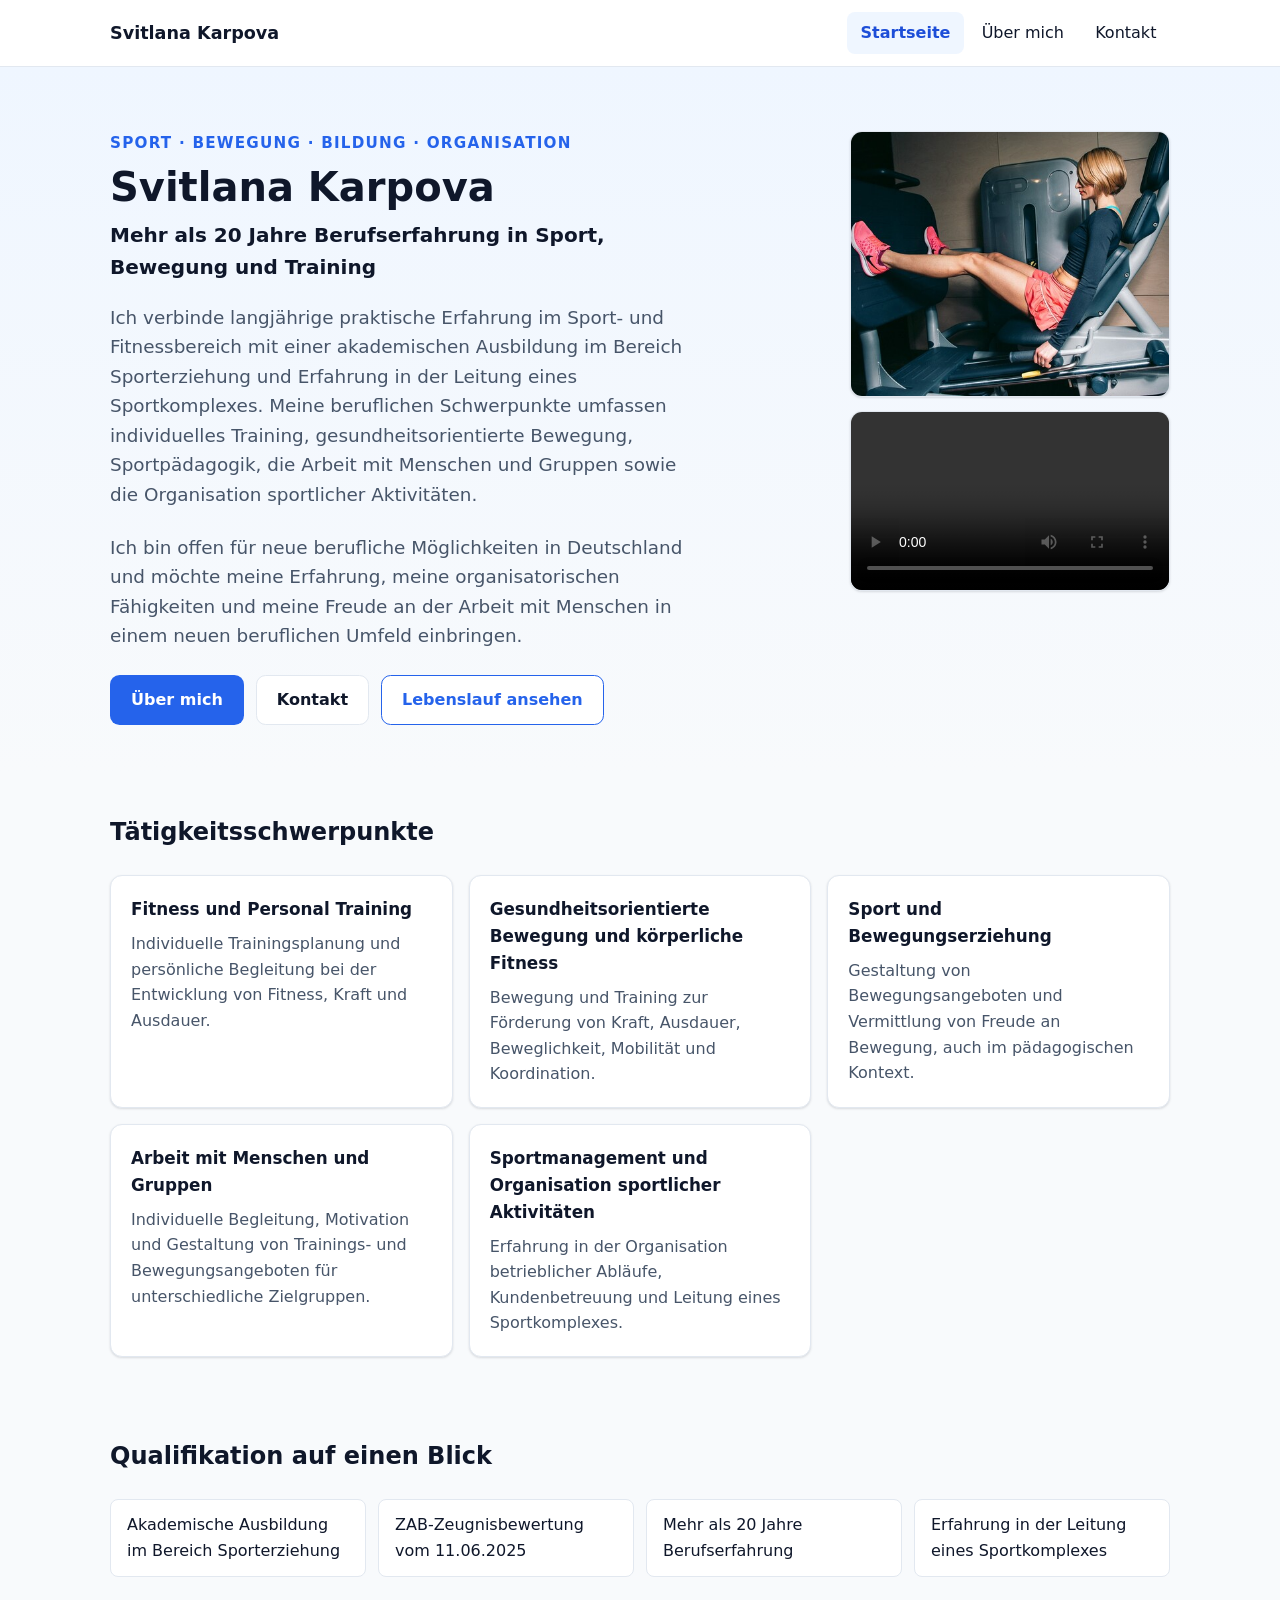
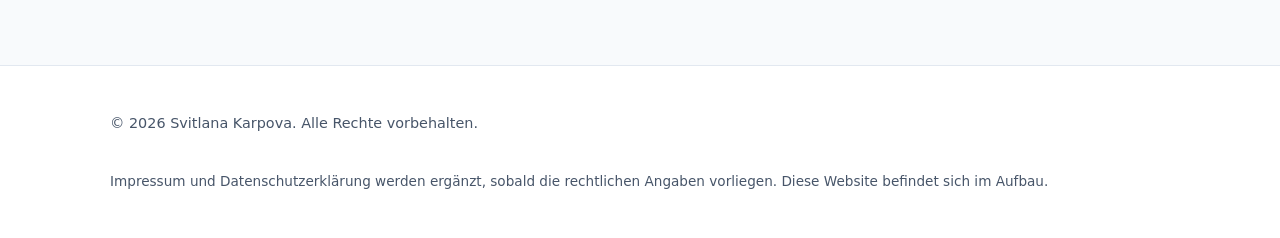
<file: index.html>
<!DOCTYPE html>
<html lang="de">
<head>
  <meta charset="utf-8">
  <meta name="viewport" content="width=device-width, initial-scale=1">
  <title>Svitlana Karpova | Sport, Bewegung, Fitness und Organisation</title>
  <meta name="description" content="Berufliches Profil von Svitlana Karpova: mehr als 20 Jahre Erfahrung in Sport, Bewegung, Fitness, Sportpädagogik und Organisation sportlicher Aktivitäten.">
  <link rel="stylesheet" href="css/styles.css">
</head>
<body>
  <a class="skip-link" href="#main">Zum Hauptinhalt springen</a>

  <header class="site-header">
    <div class="container">
      <nav class="site-nav" aria-label="Hauptnavigation">
        <a class="brand" href="index.html">Svitlana Karpova</a>
        <button class="nav-toggle" type="button" aria-expanded="false" aria-controls="primary-nav" aria-label="Menü öffnen">☰</button>
        <ul id="primary-nav" class="nav-list">
          <li><a href="index.html" aria-current="page">Startseite</a></li>
          <li><a href="ueber-mich.html">Über mich</a></li>
          <li><a href="kontakt.html">Kontakt</a></li>
        </ul>
      </nav>
    </div>
  </header>

  <main id="main">
    <section class="hero">
      <div class="container hero-inner">
        <div class="hero-text">
          <p class="eyebrow">Sport · Bewegung · Bildung · Organisation</p>
          <h1>Svitlana Karpova</h1>
          <p class="slogan">Mehr als 20 Jahre Berufserfahrung in Sport, Bewegung und Training</p>
          <p class="lead">
            Ich verbinde langjährige praktische Erfahrung im Sport- und Fitnessbereich mit einer akademischen Ausbildung im Bereich Sporterziehung und Erfahrung in der Leitung eines Sportkomplexes. Meine beruflichen Schwerpunkte umfassen individuelles Training, gesundheitsorientierte Bewegung, Sportpädagogik, die Arbeit mit Menschen und Gruppen sowie die Organisation sportlicher Aktivitäten.
          </p>
          <p class="lead">
            Ich bin offen für neue berufliche Möglichkeiten in Deutschland und möchte meine Erfahrung, meine organisatorischen Fähigkeiten und meine Freude an der Arbeit mit Menschen in einem neuen beruflichen Umfeld einbringen.
          </p>
          <div class="hero-actions">
            <a class="btn btn-primary" href="ueber-mich.html">Über mich</a>
            <a class="btn btn-secondary" href="kontakt.html">Kontakt</a>
            <a class="btn btn-accent" href="assets/docs/lebenslauf-svitlana-karpova-oeffentlich.pdf" target="_blank" rel="noopener noreferrer">Lebenslauf ansehen</a>
          </div>
        </div>
        <div class="hero-media">
          <figure class="hero-photo">
            <img src="assets/img/svitlana-karpova-portrait.jpg"
                 alt="Porträt von Svitlana Karpova"
                 width="480" height="400" decoding="async">
          </figure>
          <div class="hero-video">
            <video controls preload="metadata" playsinline
                   width="480" height="270"
                   aria-label="Video von Svitlana Karpova">
              <source src="assets/video/svitlana-karpova.mp4" type="video/mp4">
              Ihr Browser kann dieses Video nicht abspielen.
            </video>
          </div>
        </div>
      </div>
    </section>

    <section class="content-section" aria-labelledby="schwerpunkte-heading">
      <div class="container">
        <h2 id="schwerpunkte-heading">Tätigkeitsschwerpunkte</h2>
        <ul class="focus-grid">
          <li class="focus-card">
            <h3>Fitness und Personal Training</h3>
            <p>Individuelle Trainingsplanung und persönliche Begleitung bei der Entwicklung von Fitness, Kraft und Ausdauer.</p>
          </li>
          <li class="focus-card">
            <h3>Gesundheitsorientierte Bewegung und körperliche Fitness</h3>
            <p>Bewegung und Training zur Förderung von Kraft, Ausdauer, Beweglichkeit, Mobilität und Koordination.</p>
          </li>
          <li class="focus-card">
            <h3>Sport und Bewegungserziehung</h3>
            <p>Gestaltung von Bewegungsangeboten und Vermittlung von Freude an Bewegung, auch im pädagogischen Kontext.</p>
          </li>
          <li class="focus-card">
            <h3>Arbeit mit Menschen und Gruppen</h3>
            <p>Individuelle Begleitung, Motivation und Gestaltung von Trainings- und Bewegungsangeboten für unterschiedliche Zielgruppen.</p>
          </li>
          <li class="focus-card">
            <h3>Sportmanagement und Organisation sportlicher Aktivitäten</h3>
            <p>Erfahrung in der Organisation betrieblicher Abläufe, Kundenbetreuung und Leitung eines Sportkomplexes.</p>
          </li>
        </ul>
      </div>
    </section>

    <section class="content-section" aria-labelledby="qualifikation-heading">
      <div class="container">
        <h2 id="qualifikation-heading">Qualifikation auf einen Blick</h2>
        <ul class="facts-list">
          <li>Akademische Ausbildung im Bereich Sporterziehung</li>
          <li>ZAB-Zeugnisbewertung vom 11.06.2025</li>
          <li>Mehr als 20 Jahre Berufserfahrung</li>
          <li>Erfahrung in der Leitung eines Sportkomplexes</li>
        </ul>
      </div>
    </section>
  </main>

  <footer class="site-footer">
    <div class="container footer-inner">
      <p>© <span id="year">2026</span> Svitlana Karpova. Alle Rechte vorbehalten.</p>
      <p class="footer-note">Impressum und Datenschutzerklärung werden ergänzt, sobald die rechtlichen Angaben vorliegen. Diese Website befindet sich im Aufbau.</p>
    </div>
  </footer>

  <script src="js/main.js" defer></script>
</body>
</html>
</file>
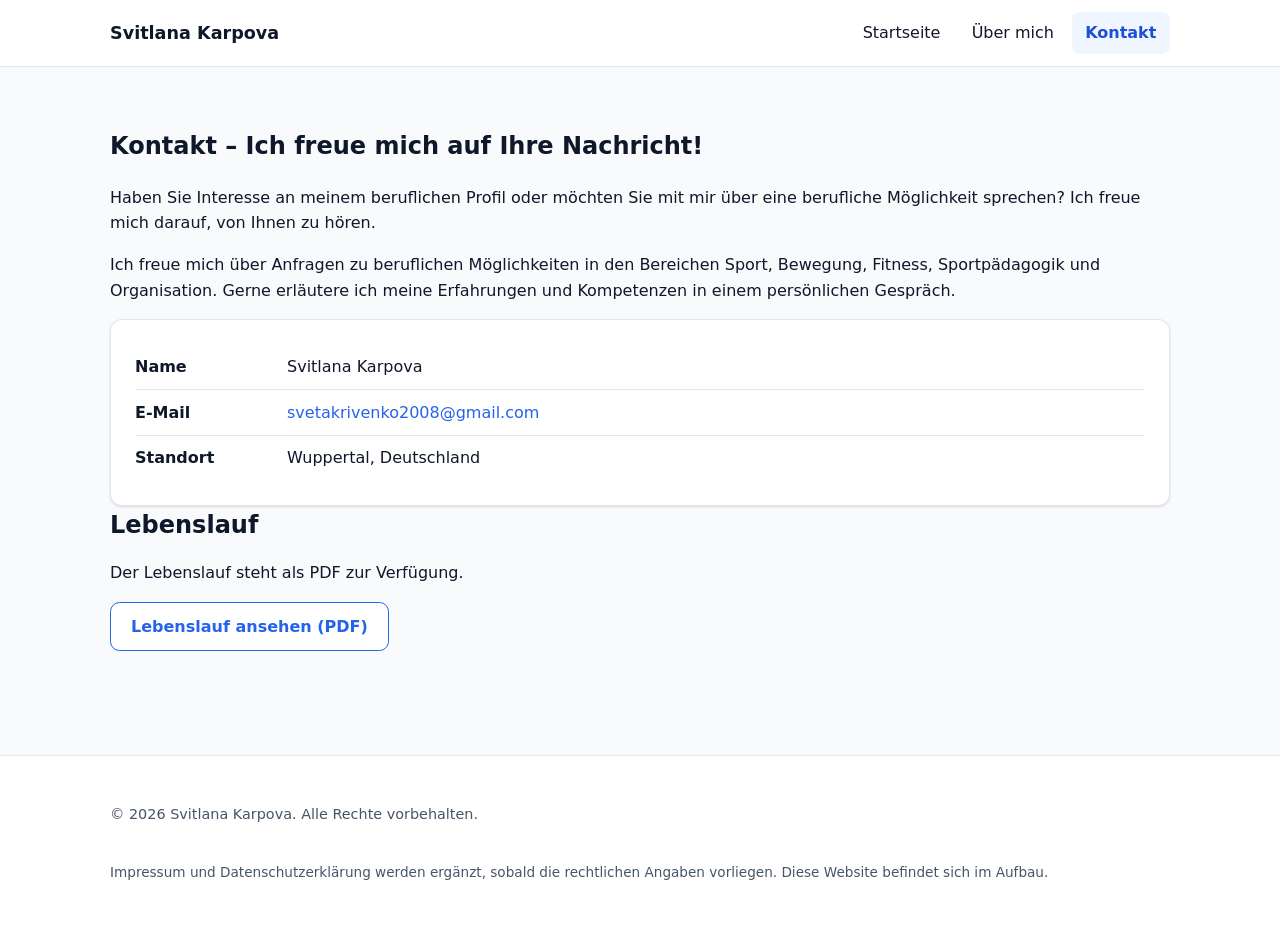
<file: kontakt.html>
<!DOCTYPE html>
<html lang="de">
<head>
  <meta charset="utf-8">
  <meta name="viewport" content="width=device-width, initial-scale=1">
  <title>Kontakt | Svitlana Karpova – Sport, Bewegung und Organisation</title>
  <meta name="description" content="Kontakt zu Svitlana Karpova für berufliche Möglichkeiten in Sport, Bewegung, Fitness, Sportpädagogik und Organisation.">
  <link rel="stylesheet" href="css/styles.css">
</head>
<body>
  <a class="skip-link" href="#main">Zum Hauptinhalt springen</a>

  <header class="site-header">
    <div class="container">
      <nav class="site-nav" aria-label="Hauptnavigation">
        <a class="brand" href="index.html">Svitlana Karpova</a>
        <button class="nav-toggle" type="button" aria-expanded="false" aria-controls="primary-nav" aria-label="Menü öffnen">☰</button>
        <ul id="primary-nav" class="nav-list">
          <li><a href="index.html">Startseite</a></li>
          <li><a href="ueber-mich.html">Über mich</a></li>
          <li><a href="kontakt.html" aria-current="page">Kontakt</a></li>
        </ul>
      </nav>
    </div>
  </header>

  <main id="main">
    <section class="content-section">
      <div class="container">
        <h1>Kontakt – Ich freue mich auf Ihre Nachricht!</h1>
        <p>Haben Sie Interesse an meinem beruflichen Profil oder möchten Sie mit mir über eine berufliche Möglichkeit sprechen? Ich freue mich darauf, von Ihnen zu hören.</p>
        <p>Ich freue mich über Anfragen zu beruflichen Möglichkeiten in den Bereichen Sport, Bewegung, Fitness, Sportpädagogik und Organisation. Gerne erläutere ich meine Erfahrungen und Kompetenzen in einem persönlichen Gespräch.</p>

        <div class="card">
          <ul class="contact-list">
            <li><span class="label">Name</span><span>Svitlana Karpova</span></li>
            <li><span class="label">E-Mail</span><a href="mailto:svetakrivenko2008@gmail.com">svetakrivenko2008@gmail.com</a></li>
            <li><span class="label">Standort</span><span>Wuppertal, Deutschland</span></li>
          </ul>
        </div>

        <h2>Lebenslauf</h2>
        <p>Der Lebenslauf steht als PDF zur Verfügung.</p>
        <p>
          <a class="btn btn-accent" href="assets/docs/lebenslauf-svitlana-karpova-oeffentlich.pdf" target="_blank" rel="noopener noreferrer">Lebenslauf ansehen (PDF)</a>
        </p>
      </div>
    </section>
  </main>

  <footer class="site-footer">
    <div class="container footer-inner">
      <p>© <span id="year">2026</span> Svitlana Karpova. Alle Rechte vorbehalten.</p>
      <p class="footer-note">Impressum und Datenschutzerklärung werden ergänzt, sobald die rechtlichen Angaben vorliegen. Diese Website befindet sich im Aufbau.</p>
    </div>
  </footer>

  <script src="js/main.js" defer></script>
</body>
</html>
</file>
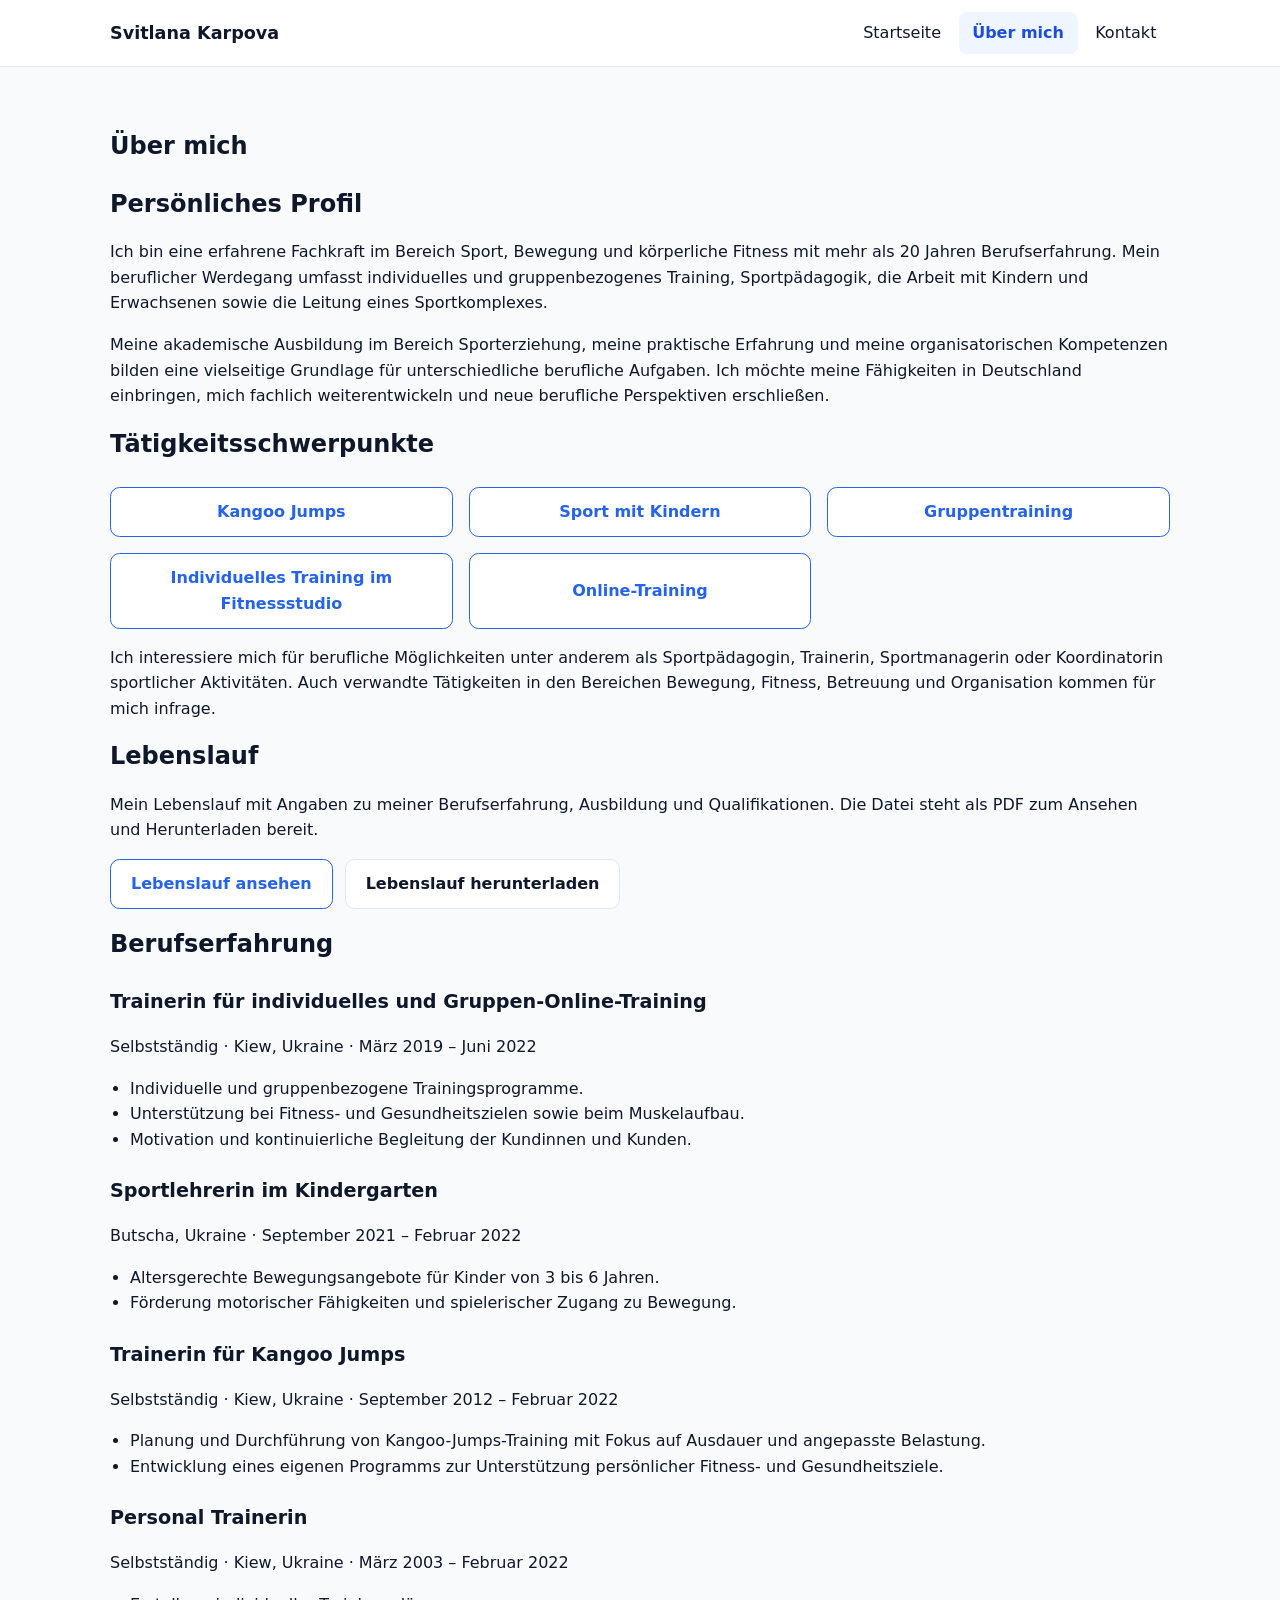
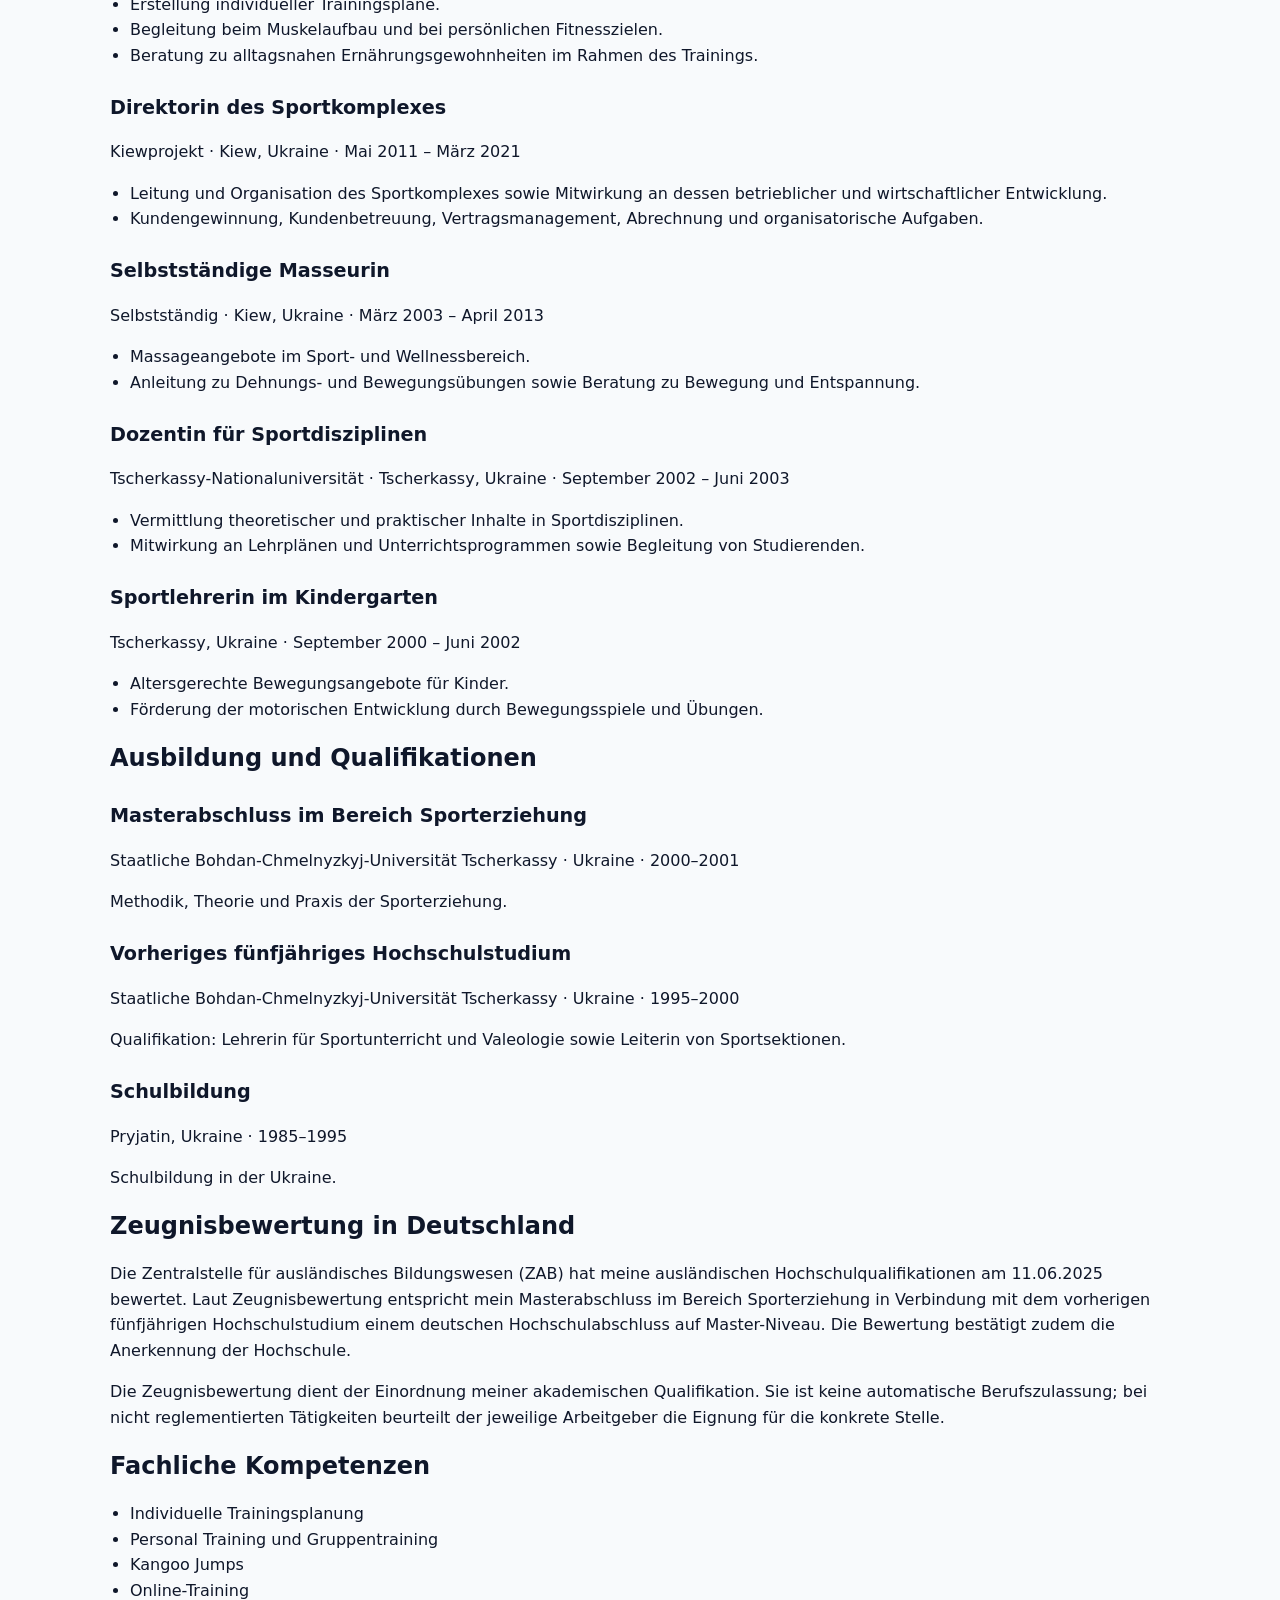
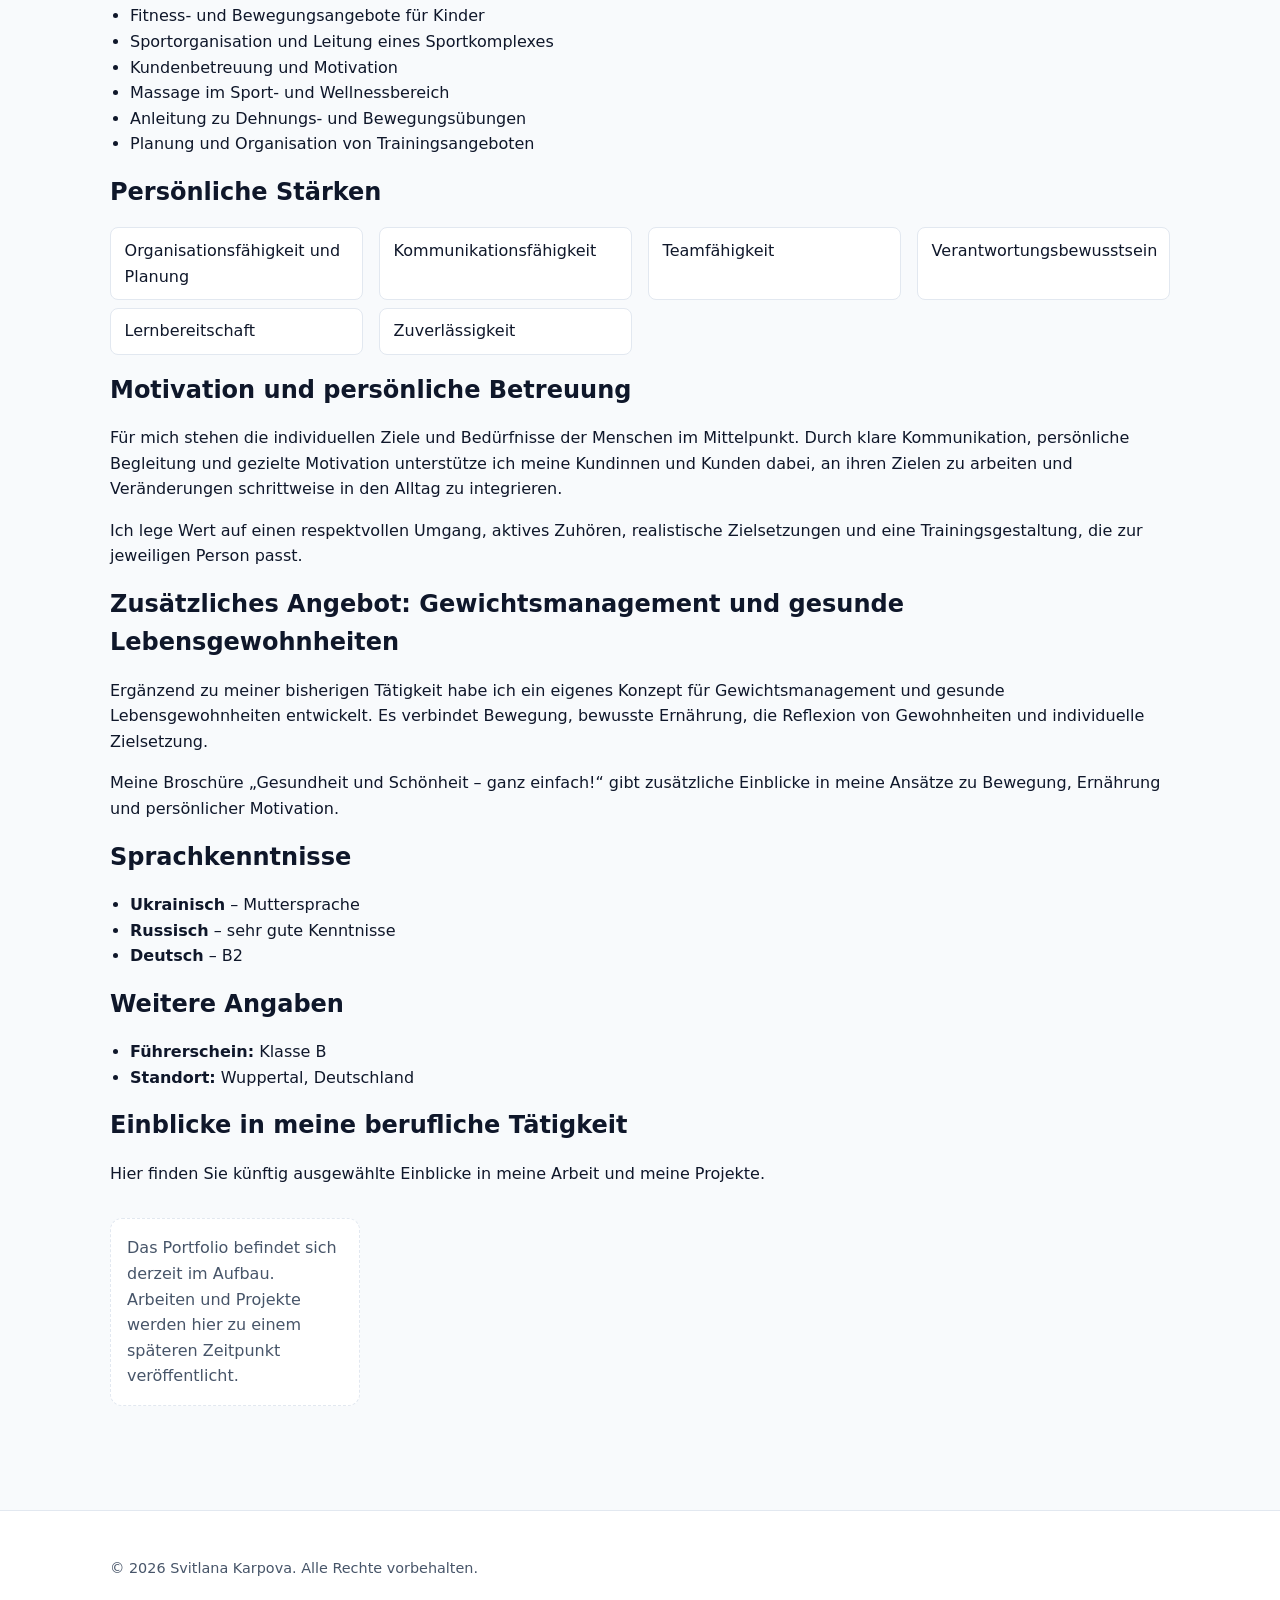
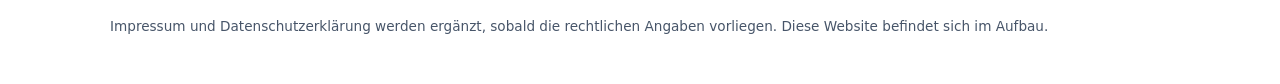
<file: ueber-mich.html>
<!DOCTYPE html>
<html lang="de">
<head>
  <meta charset="utf-8">
  <meta name="viewport" content="width=device-width, initial-scale=1">
  <title>Über mich | Svitlana Karpova – Sport, Bewegung und Organisation</title>
  <meta name="description" content="Berufserfahrung, Ausbildung und Qualifikationen von Svitlana Karpova: Sport, Bewegung, Fitness, Sportpädagogik, Leitung eines Sportkomplexes und ZAB-Zeugnisbewertung.">
  <link rel="stylesheet" href="css/styles.css">
</head>
<body>
  <a class="skip-link" href="#main">Zum Hauptinhalt springen</a>

  <header class="site-header">
    <div class="container">
      <nav class="site-nav" aria-label="Hauptnavigation">
        <a class="brand" href="index.html">Svitlana Karpova</a>
        <button class="nav-toggle" type="button" aria-expanded="false" aria-controls="primary-nav" aria-label="Menü öffnen">☰</button>
        <ul id="primary-nav" class="nav-list">
          <li><a href="index.html">Startseite</a></li>
          <li><a href="ueber-mich.html" aria-current="page">Über mich</a></li>
          <li><a href="kontakt.html">Kontakt</a></li>
        </ul>
      </nav>
    </div>
  </header>

  <main id="main">
    <section class="content-section">
      <div class="container">
        <h1>Über mich</h1>

        <section aria-labelledby="profil-heading">
          <h2 id="profil-heading">Persönliches Profil</h2>
          <p>Ich bin eine erfahrene Fachkraft im Bereich Sport, Bewegung und körperliche Fitness mit mehr als 20 Jahren Berufserfahrung. Mein beruflicher Werdegang umfasst individuelles und gruppenbezogenes Training, Sportpädagogik, die Arbeit mit Kindern und Erwachsenen sowie die Leitung eines Sportkomplexes.</p>
          <p>Meine akademische Ausbildung im Bereich Sporterziehung, meine praktische Erfahrung und meine organisatorischen Kompetenzen bilden eine vielseitige Grundlage für unterschiedliche berufliche Aufgaben. Ich möchte meine Fähigkeiten in Deutschland einbringen, mich fachlich weiterentwickeln und neue berufliche Perspektiven erschließen.</p>
        </section>

        <section aria-labelledby="schwerpunkte-heading">
          <h2 id="schwerpunkte-heading">Tätigkeitsschwerpunkte</h2>

          <ul class="focus-actions">
            <li>
              <button class="btn btn-accent focus-toggle" type="button" id="focus-toggle-kangoo"
                      aria-expanded="false" aria-controls="focus-panel-kangoo">Kangoo Jumps</button>
            </li>
            <li>
              <button class="btn btn-accent focus-toggle" type="button" id="focus-toggle-kinder"
                      aria-expanded="false" aria-controls="focus-panel-kinder">Sport mit Kindern</button>
            </li>
            <li>
              <button class="btn btn-accent focus-toggle" type="button" id="focus-toggle-gruppe"
                      aria-expanded="false" aria-controls="focus-panel-gruppe">Gruppentraining</button>
            </li>
            <li>
              <button class="btn btn-accent focus-toggle" type="button" id="focus-toggle-individual"
                      aria-expanded="false" aria-controls="focus-panel-individual">Individuelles Training im Fitnessstudio</button>
            </li>
            <li>
              <button class="btn btn-accent focus-toggle" type="button" id="focus-toggle-online"
                      aria-expanded="false" aria-controls="focus-panel-online">Online-Training</button>
            </li>
          </ul>

          <div class="focus-panels">
            <div class="focus-panel" id="focus-panel-kangoo" role="region" aria-labelledby="focus-toggle-kangoo">
              <div class="focus-panel-clip">
                <div class="focus-panel-inner">
                  <h3>Kangoo Jumps – Ganzheitliches Fitness- und Abnehmkonzept</h3>
                  <p>Ich entwickelte und leitete ein eigenes 90-minütiges Gruppentrainingskonzept, das Kangoo Jumps, funktionelles Fitnesstraining, Dehnung, Mobilisation und Entspannung miteinander verband. Dabei begleitete und motivierte ich die Teilnehmerinnen nicht nur während des Trainings, sondern unterstützte sie auch dabei, einen aktiven und gesundheitsbewussten Lebensstil zu entwickeln.</p>

                  <h4>Aufbau einer Trainingseinheit (90 Minuten)</h4>

                  <h5>1. Kangoo Jumps – 60 Minuten</h5>
                  <p>Dynamisches Ausdauertraining mit speziellen Kangoo-Jumps-Schuhen zur Förderung der Ausdauer, des Kalorienverbrauchs und der allgemeinen Fitness.</p>

                  <h5>2. Funktionelles Fitnesstraining – ca. 15–20 Minuten</h5>
                  <p>Ergänzende Übungen auf der Matte mit dem eigenen Körpergewicht.</p>
                  <p>Schwerpunkte:</p>
                  <ul>
                    <li>Kräftigung der Bauch- und Gesäßmuskulatur</li>
                    <li>Übungen für Arme und Oberkörper</li>
                    <li>Liegestütze und verschiedene Ganzkörperübungen</li>
                    <li>Förderung von Körperspannung und Stabilität</li>
                  </ul>

                  <h5>3. Ganzheitliches Dehnungs- und Mobilisationstraining</h5>
                  <p>Ein wichtiger Bestandteil meines Konzepts war ein gezieltes Dehnungs- und Mobilisationstraining. Es diente dazu, die Muskulatur zu dehnen, die Beweglichkeit zu verbessern und den Körper nach der intensiven Belastung auszugleichen.</p>
                  <p>Besondere Aufmerksamkeit galt den Muskelgruppen und Gelenken, die im Alltag, insbesondere bei überwiegend sitzender Tätigkeit, häufig zu wenig bewegt werden.</p>
                  <p>Schwerpunkte waren:</p>
                  <ul>
                    <li>Dehnung der Nacken-, Schulter-, Arm- und Rückenmuskulatur</li>
                    <li>Mobilisation der Gelenke und Förderung ihrer Beweglichkeit</li>
                    <li>Verbesserung der allgemeinen Beweglichkeit und Körperhaltung</li>
                    <li>Aktivierung der Durchblutung durch Bewegung und Muskelarbeit</li>
                    <li>Ausgleich einseitiger Belastungen und Bewegungsmangel im Alltag</li>
                  </ul>
                  <p>Die Dehnungsübungen ergänzten das Ausdauer- und Fitnesstraining und unterstützten das körperliche Wohlbefinden sowie einen aktiven Lebensstil.</p>

                  <h5>4. Entspannung und Regeneration</h5>
                  <p>Zum Abschluss folgte eine kurze Entspannungsphase mit ruhiger Musik und bewusster Konzentration auf den eigenen Körper. Sie half den Teilnehmerinnen, nach der intensiven Trainingseinheit zur Ruhe zu kommen, die Anspannung abzubauen und das Training entspannt ausklingen zu lassen.</p>

                  <h4>Ganzheitliche Begleitung der Teilnehmerinnen</h4>
                  <p>Mein Konzept umfasste weit mehr als die eigentlichen Trainingseinheiten. Ich legte großen Wert auf die persönliche Begleitung, Motivation und Unterstützung der Frauen.</p>
                  <p>Dazu gehörten:</p>
                  <ul>
                    <li>Motivation zu einer bewussten und ausgewogenen Ernährung</li>
                    <li>Vermittlung grundlegender gesunder Ernährungsgewohnheiten</li>
                    <li>Anleitung zu einfachen Selbstmassagetechniken</li>
                    <li>Persönliche Unterstützung und Motivation innerhalb der Gruppe</li>
                    <li>Förderung eines positiven Körpergefühls und eines aktiven Lebensstils</li>
                    <li>Gemeinsame Saunabesuche als ergänzendes Wellnessangebot</li>
                  </ul>
                  <p>Ziel meines Konzepts war es, die Teilnehmerinnen auf ihrem Weg zu mehr Fitness, Wohlbefinden und einem gesünderen Lebensstil zu begleiten und sie bei der Gewichtsreduktion zu unterstützen.</p>
                </div>
              </div>
            </div>
            <div class="focus-panel" id="focus-panel-kinder" role="region" aria-labelledby="focus-toggle-kinder">
              <div class="focus-panel-clip">
                <div class="focus-panel-inner">
                  <h3>Bewegungstraining für Kinder – Spielerische Förderung der motorischen Entwicklung</h3>
                  <p>Ich führte Bewegungs- und Sportstunden in öffentlichen und privaten Kindergärten für zwei Altersgruppen durch:</p>
                  <ul>
                    <li>Kinder im Alter von 3–4 Jahren</li>
                    <li>Kinder im Alter von 5–6 Jahren</li>
                  </ul>
                  <p>Jede Trainingseinheit dauerte 45 Minuten und wurde altersgerecht und abwechslungsreich gestaltet. Im Mittelpunkt stand die spielerische Förderung der motorischen Entwicklung und der Freude an Bewegung.</p>
                  <p>Die Kinder wurden durch vielfältige Bewegungsübungen und Spiele gefördert. Dazu gehörten insbesondere:</p>
                  <ul>
                    <li>Entwicklung der Grundbewegungsformen wie Springen, Laufen und Balancieren</li>
                    <li>Förderung von Koordination, Gleichgewicht und Körperkontrolle</li>
                    <li>Spielerische Übungen mit Bällen und gezieltes Werfen auf verschiedene Ziele</li>
                    <li>Altersgerechte Kräftigungsübungen mit dem eigenen Körpergewicht</li>
                    <li>Bewegungsspiele zur Förderung von Reaktion, Aufmerksamkeit und Konzentration</li>
                  </ul>
                  <p>Dabei achtete ich auf eine abwechslungsreiche Gestaltung der Stunden, die den unterschiedlichen Entwicklungsständen der Kinder gerecht wurde.</p>
                  <p>Mein Ziel war es, die natürliche Bewegungsfreude der Kinder zu fördern, ihre motorischen Fähigkeiten spielerisch weiterzuentwickeln und ihnen positive Erfahrungen mit Bewegung und gemeinschaftlichem Sport zu vermitteln.</p>
                </div>
              </div>
            </div>
            <div class="focus-panel" id="focus-panel-gruppe" role="region" aria-labelledby="focus-toggle-gruppe">
              <div class="focus-panel-clip">
                <div class="focus-panel-inner">
                  <p>Gemeinsames Training in der Gruppe mit unterschiedlichen Übungen.</p>
                </div>
              </div>
            </div>
            <div class="focus-panel" id="focus-panel-individual" role="region" aria-labelledby="focus-toggle-individual">
              <div class="focus-panel-clip">
                <div class="focus-panel-inner">
                  <h3>Fitnesstraining im Fitnessstudio – Individuelle Trainingskonzepte</h3>
                  <p>Im Fitnessstudio entwickelte und betreute ich vier unterschiedliche Trainingsrichtungen, die auf die jeweiligen Ziele und Bedürfnisse der Teilnehmer abgestimmt waren:</p>
                  <ol>
                    <li>Muskelaufbau für Männer</li>
                    <li>Gewichtsreduktion für Männer</li>
                    <li>Muskelaufbau für Frauen</li>
                    <li>Gewichtsreduktion für Frauen</li>
                  </ol>
                  <p>Für jede dieser vier Trainingsrichtungen entwickelte ich ein eigenes Trainingskonzept. Dabei berücksichtigte ich die unterschiedlichen Trainingsziele und erstellte individuelle Trainingspläne, die auf die jeweiligen Bedürfnisse und körperlichen Voraussetzungen der Teilnehmer abgestimmt waren.</p>
                  <p>Mein Ansatz ging dabei weit über das reine Training an den Geräten hinaus. Ich begleitete und motivierte die Teilnehmer persönlich und unterstützte sie dabei, langfristig gesunde Gewohnheiten zu entwickeln.</p>
                  <p>Die ganzheitliche Betreuung umfasste:</p>
                  <ul>
                    <li>Erstellung individueller Trainingsprogramme und Trainingspläne</li>
                    <li>Anleitung und Betreuung während der Trainingseinheiten</li>
                    <li>Regelmäßige Motivation und persönliche Unterstützung</li>
                    <li>Beratung zu einer ausgewogenen und bewussten Ernährung</li>
                    <li>Vermittlung gesunder Ernährungsgewohnheiten</li>
                    <li>Unterstützung beim Aufbau eines aktiven und gesundheitsbewussten Lebensstils</li>
                    <li>Förderung von Selbstdisziplin, Ausdauer und langfristiger Motivation</li>
                  </ul>
                  <p>Mein Ziel war es, nicht nur kurzfristige Trainingserfolge zu erzielen, sondern die Teilnehmer dabei zu unterstützen, ihre persönlichen Fitnessziele zu erreichen und dauerhaft einen gesunden und aktiven Lebensstil zu entwickeln.</p>
                </div>
              </div>
            </div>
            <div class="focus-panel" id="focus-panel-online" role="region" aria-labelledby="focus-toggle-online">
              <div class="focus-panel-clip">
                <div class="focus-panel-inner">
                  <p>Trainingsangebote und Anleitung über digitale Medien.</p>
                </div>
              </div>
            </div>
          </div>

          <div class="focus-back">
            <button class="btn btn-secondary focus-back-btn" type="button">Zurück</button>
          </div>

          <p>Ich interessiere mich für berufliche Möglichkeiten unter anderem als Sportpädagogin, Trainerin, Sportmanagerin oder Koordinatorin sportlicher Aktivitäten. Auch verwandte Tätigkeiten in den Bereichen Bewegung, Fitness, Betreuung und Organisation kommen für mich infrage.</p>
        </section>

        <section aria-labelledby="lebenslauf-heading">
          <h2 id="lebenslauf-heading">Lebenslauf</h2>
          <p>Mein Lebenslauf mit Angaben zu meiner Berufserfahrung, Ausbildung und Qualifikationen. Die Datei steht als PDF zum Ansehen und Herunterladen bereit.</p>
          <div class="actions">
            <a class="btn btn-accent" href="assets/docs/lebenslauf-svitlana-karpova-oeffentlich.pdf" target="_blank" rel="noopener noreferrer">Lebenslauf ansehen</a>
            <a class="btn btn-secondary" href="assets/docs/lebenslauf-svitlana-karpova-oeffentlich.pdf" download="Lebenslauf-Svitlana-Karpova.pdf">Lebenslauf herunterladen</a>
          </div>
        </section>

        <section aria-labelledby="erfahrung-heading">
          <h2 id="erfahrung-heading">Berufserfahrung</h2>

          <article>
            <h3>Trainerin für individuelles und Gruppen-Online-Training</h3>
            <p>Selbstständig · Kiew, Ukraine · März 2019 – Juni 2022</p>
            <ul class="clean">
              <li>Individuelle und gruppenbezogene Trainingsprogramme.</li>
              <li>Unterstützung bei Fitness- und Gesundheitszielen sowie beim Muskelaufbau.</li>
              <li>Motivation und kontinuierliche Begleitung der Kundinnen und Kunden.</li>
            </ul>
          </article>

          <article>
            <h3>Sportlehrerin im Kindergarten</h3>
            <p>Butscha, Ukraine · September 2021 – Februar 2022</p>
            <ul class="clean">
              <li>Altersgerechte Bewegungsangebote für Kinder von 3 bis 6 Jahren.</li>
              <li>Förderung motorischer Fähigkeiten und spielerischer Zugang zu Bewegung.</li>
            </ul>
          </article>

          <article>
            <h3>Trainerin für Kangoo Jumps</h3>
            <p>Selbstständig · Kiew, Ukraine · September 2012 – Februar 2022</p>
            <ul class="clean">
              <li>Planung und Durchführung von Kangoo-Jumps-Training mit Fokus auf Ausdauer und angepasste Belastung.</li>
              <li>Entwicklung eines eigenen Programms zur Unterstützung persönlicher Fitness- und Gesundheitsziele.</li>
            </ul>
          </article>

          <article>
            <h3>Personal Trainerin</h3>
            <p>Selbstständig · Kiew, Ukraine · März 2003 – Februar 2022</p>
            <ul class="clean">
              <li>Erstellung individueller Trainingspläne.</li>
              <li>Begleitung beim Muskelaufbau und bei persönlichen Fitnesszielen.</li>
              <li>Beratung zu alltagsnahen Ernährungsgewohnheiten im Rahmen des Trainings.</li>
            </ul>
          </article>

          <article>
            <h3>Direktorin des Sportkomplexes</h3>
            <p>Kiewprojekt · Kiew, Ukraine · Mai 2011 – März 2021</p>
            <ul class="clean">
              <li>Leitung und Organisation des Sportkomplexes sowie Mitwirkung an dessen betrieblicher und wirtschaftlicher Entwicklung.</li>
              <li>Kundengewinnung, Kundenbetreuung, Vertragsmanagement, Abrechnung und organisatorische Aufgaben.</li>
            </ul>
          </article>

          <article>
            <h3>Selbstständige Masseurin</h3>
            <p>Selbstständig · Kiew, Ukraine · März 2003 – April 2013</p>
            <ul class="clean">
              <li>Massageangebote im Sport- und Wellnessbereich.</li>
              <li>Anleitung zu Dehnungs- und Bewegungsübungen sowie Beratung zu Bewegung und Entspannung.</li>
            </ul>
          </article>

          <article>
            <h3>Dozentin für Sportdisziplinen</h3>
            <p>Tscherkassy-Nationaluniversität · Tscherkassy, Ukraine · September 2002 – Juni 2003</p>
            <ul class="clean">
              <li>Vermittlung theoretischer und praktischer Inhalte in Sportdisziplinen.</li>
              <li>Mitwirkung an Lehrplänen und Unterrichtsprogrammen sowie Begleitung von Studierenden.</li>
            </ul>
          </article>

          <article>
            <h3>Sportlehrerin im Kindergarten</h3>
            <p>Tscherkassy, Ukraine · September 2000 – Juni 2002</p>
            <ul class="clean">
              <li>Altersgerechte Bewegungsangebote für Kinder.</li>
              <li>Förderung der motorischen Entwicklung durch Bewegungsspiele und Übungen.</li>
            </ul>
          </article>
        </section>

        <section aria-labelledby="ausbildung-heading">
          <h2 id="ausbildung-heading">Ausbildung und Qualifikationen</h2>

          <article>
            <h3>Masterabschluss im Bereich Sporterziehung</h3>
            <p>Staatliche Bohdan-Chmelnyzkyj-Universität Tscherkassy · Ukraine · 2000–2001</p>
            <p>Methodik, Theorie und Praxis der Sporterziehung.</p>
          </article>

          <article>
            <h3>Vorheriges fünfjähriges Hochschulstudium</h3>
            <p>Staatliche Bohdan-Chmelnyzkyj-Universität Tscherkassy · Ukraine · 1995–2000</p>
            <p>Qualifikation: Lehrerin für Sportunterricht und Valeologie sowie Leiterin von Sportsektionen.</p>
          </article>

          <article>
            <h3>Schulbildung</h3>
            <p>Pryjatin, Ukraine · 1985–1995</p>
            <p>Schulbildung in der Ukraine.</p>
          </article>
        </section>

        <section aria-labelledby="zeugnis-heading">
          <h2 id="zeugnis-heading">Zeugnisbewertung in Deutschland</h2>
          <p>Die Zentralstelle für ausländisches Bildungswesen (ZAB) hat meine ausländischen Hochschulqualifikationen am 11.06.2025 bewertet. Laut Zeugnisbewertung entspricht mein Masterabschluss im Bereich Sporterziehung in Verbindung mit dem vorherigen fünfjährigen Hochschulstudium einem deutschen Hochschulabschluss auf Master-Niveau. Die Bewertung bestätigt zudem die Anerkennung der Hochschule.</p>
          <p>Die Zeugnisbewertung dient der Einordnung meiner akademischen Qualifikation. Sie ist keine automatische Berufszulassung; bei nicht reglementierten Tätigkeiten beurteilt der jeweilige Arbeitgeber die Eignung für die konkrete Stelle.</p>
        </section>

        <section aria-labelledby="kompetenzen-heading">
          <h2 id="kompetenzen-heading">Fachliche Kompetenzen</h2>
          <ul class="clean">
            <li>Individuelle Trainingsplanung</li>
            <li>Personal Training und Gruppentraining</li>
            <li>Kangoo Jumps</li>
            <li>Online-Training</li>
            <li>Fitness- und Bewegungsangebote für Kinder</li>
            <li>Sportorganisation und Leitung eines Sportkomplexes</li>
            <li>Kundenbetreuung und Motivation</li>
            <li>Massage im Sport- und Wellnessbereich</li>
            <li>Anleitung zu Dehnungs- und Bewegungsübungen</li>
            <li>Planung und Organisation von Trainingsangeboten</li>
          </ul>
        </section>

        <section aria-labelledby="staerken-heading">
          <h2 id="staerken-heading">Persönliche Stärken</h2>
          <ul class="strengths-list">
            <li>Organisationsfähigkeit und Planung</li>
            <li>Kommunikationsfähigkeit</li>
            <li>Teamfähigkeit</li>
            <li>Verantwortungsbewusstsein</li>
            <li>Lernbereitschaft</li>
            <li>Zuverlässigkeit</li>
          </ul>
        </section>

        <section aria-labelledby="motivation-heading">
          <h2 id="motivation-heading">Motivation und persönliche Betreuung</h2>
          <p>Für mich stehen die individuellen Ziele und Bedürfnisse der Menschen im Mittelpunkt. Durch klare Kommunikation, persönliche Begleitung und gezielte Motivation unterstütze ich meine Kundinnen und Kunden dabei, an ihren Zielen zu arbeiten und Veränderungen schrittweise in den Alltag zu integrieren.</p>
          <p>Ich lege Wert auf einen respektvollen Umgang, aktives Zuhören, realistische Zielsetzungen und eine Trainingsgestaltung, die zur jeweiligen Person passt.</p>
        </section>

        <section aria-labelledby="konzept-heading">
          <h2 id="konzept-heading">Zusätzliches Angebot: Gewichtsmanagement und gesunde Lebensgewohnheiten</h2>
          <p>Ergänzend zu meiner bisherigen Tätigkeit habe ich ein eigenes Konzept für Gewichtsmanagement und gesunde Lebensgewohnheiten entwickelt. Es verbindet Bewegung, bewusste Ernährung, die Reflexion von Gewohnheiten und individuelle Zielsetzung.</p>
          <p>Meine Broschüre „Gesundheit und Schönheit – ganz einfach!“ gibt zusätzliche Einblicke in meine Ansätze zu Bewegung, Ernährung und persönlicher Motivation.</p>
        </section>

        <section aria-labelledby="sprachen-heading">
          <h2 id="sprachen-heading">Sprachkenntnisse</h2>
          <ul class="clean">
            <li><strong>Ukrainisch</strong> – Muttersprache</li>
            <li><strong>Russisch</strong> – sehr gute Kenntnisse</li>
            <li><strong>Deutsch</strong> – B2</li>
          </ul>
        </section>

        <section aria-labelledby="weitere-heading">
          <h2 id="weitere-heading">Weitere Angaben</h2>
          <ul class="clean">
            <li><strong>Führerschein:</strong> Klasse B</li>
            <li><strong>Standort:</strong> Wuppertal, Deutschland</li>
          </ul>
        </section>

        <section aria-labelledby="einblicke-heading">
          <h2 id="einblicke-heading">Einblicke in meine berufliche Tätigkeit</h2>
          <p>Hier finden Sie künftig ausgewählte Einblicke in meine Arbeit und meine Projekte.</p>

          <div class="portfolio" data-portfolio>
            <p class="portfolio-status">Portfolio wird geladen …</p>
            <div class="portfolio-filters" role="group" aria-label="Portfolio-Kategorien filtern"></div>
            <div class="portfolio-grid" aria-live="polite"></div>
          </div>
        </section>
      </div>
    </section>
  </main>

  <footer class="site-footer">
    <div class="container footer-inner">
      <p>© <span id="year">2026</span> Svitlana Karpova. Alle Rechte vorbehalten.</p>
      <p class="footer-note">Impressum und Datenschutzerklärung werden ergänzt, sobald die rechtlichen Angaben vorliegen. Diese Website befindet sich im Aufbau.</p>
    </div>
  </footer>

  <script src="js/main.js" defer></script>
  <script src="js/portfolio.js" defer></script>
</body>
</html>
</file>
<file: css/styles.css>
/* Design tokens */
:root {
  --color-bg: #f8fafc;
  --color-surface: #ffffff;
  --color-text: #0f172a;
  --color-muted: #475569;
  --color-accent: #2563eb;
  --color-accent-dark: #1d4ed8;
  --color-border: #e2e8f0;
  --color-focus: #f59e0b;
  --radius: 0.75rem;
  --shadow: 0 1px 3px rgba(15, 23, 42, 0.08), 0 1px 2px rgba(15, 23, 42, 0.06);
  --max-width: 1100px;
  --space: 1rem;
  --font: system-ui, -apple-system, "Segoe UI", Roboto, "Helvetica Neue", Arial, sans-serif;
}

*,
*::before,
*::after {
  box-sizing: border-box;
}

html {
  scroll-behavior: smooth;
}

body {
  margin: 0;
  font-family: var(--font);
  font-size: 1rem;
  line-height: 1.6;
  color: var(--color-text);
  background: var(--color-bg);
  -webkit-font-smoothing: antialiased;
}

img,
video {
  max-width: 100%;
  height: auto;
  display: block;
}

a {
  color: var(--color-accent);
  text-decoration: none;
}

a:hover {
  text-decoration: underline;
}

/* Accessibility: visible focus */
:focus-visible {
  outline: 3px solid var(--color-focus);
  outline-offset: 2px;
  border-radius: 0.25rem;
}

.skip-link {
  position: absolute;
  left: -9999px;
  top: 0;
  background: var(--color-text);
  color: #fff;
  padding: 0.5rem 1rem;
  z-index: 1000;
  border-radius: 0 0 var(--radius) 0;
}

.skip-link:focus {
  left: 0;
}

.container {
  width: 100%;
  max-width: var(--max-width);
  margin: 0 auto;
  padding: 0 1.25rem;
}

/* Header / Navigation */
.site-header {
  background: var(--color-surface);
  border-bottom: 1px solid var(--color-border);
  position: sticky;
  top: 0;
  z-index: 100;
}

.site-header .container {
  display: flex;
  align-items: center;
  justify-content: space-between;
  gap: 1rem;
  padding-top: 0.75rem;
  padding-bottom: 0.75rem;
}

.site-nav {
  display: flex;
  align-items: center;
  justify-content: space-between;
  gap: 1rem;
  width: 100%;
}

.brand {
  font-weight: 700;
  font-size: 1.1rem;
  color: var(--color-text);
  white-space: nowrap;
}

.brand:hover {
  text-decoration: none;
  color: var(--color-accent);
}

.nav-toggle {
  display: none;
  background: transparent;
  border: 1px solid var(--color-border);
  border-radius: 0.5rem;
  padding: 0.4rem 0.7rem;
  font-size: 1.2rem;
  cursor: pointer;
  color: var(--color-text);
}

.nav-list {
  list-style: none;
  margin: 0;
  padding: 0;
  display: flex;
  gap: 0.25rem;
  align-items: center;
}

.nav-list a {
  display: inline-block;
  padding: 0.5rem 0.85rem;
  border-radius: 0.5rem;
  color: var(--color-text);
  font-weight: 500;
}

.nav-list a:hover {
  background: #eff6ff;
  text-decoration: none;
  color: var(--color-accent-dark);
}

.nav-list a[aria-current="page"] {
  background: #eff6ff;
  color: var(--color-accent-dark);
  font-weight: 600;
}

/* Main */
main {
  min-height: 60vh;
}

.hero {
  padding: 4rem 0 3rem;
  background: linear-gradient(180deg, #eff6ff 0%, var(--color-bg) 100%);
}

.hero h1 {
  font-size: clamp(1.75rem, 4vw, 2.5rem);
  margin: 0 0 0.5rem;
  line-height: 1.2;
}

.hero .lead {
  font-size: 1.15rem;
  color: var(--color-muted);
  max-width: 60ch;
  margin: 0 0 1.5rem;
}

.hero-actions,
.actions {
  display: flex;
  flex-wrap: wrap;
  gap: 0.75rem;
}

.actions {
  margin: 0 0 1rem;
}

.btn {
  display: inline-block;
  padding: 0.7rem 1.25rem;
  border-radius: 0.6rem;
  font-weight: 600;
  border: 1px solid transparent;
  cursor: pointer;
}

.btn-primary {
  background: var(--color-accent);
  color: #fff;
}

.btn-primary:hover {
  background: var(--color-accent-dark);
  text-decoration: none;
  color: #fff;
}

.btn-secondary {
  background: var(--color-surface);
  color: var(--color-text);
  border-color: var(--color-border);
}

.btn-secondary:hover {
  border-color: var(--color-accent);
  text-decoration: none;
  color: var(--color-accent);
}

.btn-accent {
  background: var(--color-surface);
  color: var(--color-accent);
  border-color: var(--color-accent);
}

.btn-accent:hover {
  background: #eff6ff;
  border-color: var(--color-accent-dark);
  text-decoration: none;
  color: var(--color-accent-dark);
}

.content-section {
  padding: 2.5rem 0;
}

.content-section h2 {
  font-size: 1.5rem;
  margin: 0 0 1rem;
}

.content-section h3 {
  font-size: 1.2rem;
  margin: 1.5rem 0 0.5rem;
}

.card {
  background: var(--color-surface);
  border: 1px solid var(--color-border);
  border-radius: var(--radius);
  padding: 1.5rem;
  box-shadow: var(--shadow);
}

.grid {
  display: grid;
  gap: 1.25rem;
}

.grid-2 {
  grid-template-columns: repeat(auto-fit, minmax(260px, 1fr));
}

.placeholder {
  background: #fef9c3;
  border: 1px dashed #ca8a04;
  color: #713f12;
  padding: 0.15rem 0.4rem;
  border-radius: 0.3rem;
  font-size: 0.95em;
}

.placeholder-block {
  background: #fefce8;
  border: 1px dashed #ca8a04;
  border-radius: var(--radius);
  padding: 1rem 1.25rem;
  color: #713f12;
  margin: 1rem 0;
}

.placeholder-block strong {
  display: block;
  margin-bottom: 0.25rem;
}

ul.clean {
  padding-left: 1.25rem;
  margin: 0.5rem 0 1rem;
}

.contact-list {
  list-style: none;
  padding: 0;
  margin: 0;
}

.contact-list li {
  display: flex;
  gap: 0.75rem;
  padding: 0.6rem 0;
  border-bottom: 1px solid var(--color-border);
  flex-wrap: wrap;
}

.contact-list li:last-child {
  border-bottom: none;
}

.contact-list .label {
  font-weight: 600;
  min-width: 140px;
}

/* Portfolio */
.portfolio-filters {
  display: flex;
  flex-wrap: wrap;
  gap: 0.5rem;
  margin: 1rem 0 1.5rem;
}

.portfolio-filters[hidden] {
  display: none;
}

.portfolio-filters button {
  background: var(--color-surface);
  border: 1px solid var(--color-border);
  border-radius: 999px;
  padding: 0.45rem 1rem;
  cursor: pointer;
  font: inherit;
  color: var(--color-text);
}

.portfolio-filters button:hover {
  border-color: var(--color-accent);
  color: var(--color-accent);
}

.portfolio-filters button[aria-pressed="true"] {
  background: var(--color-accent);
  color: #fff;
  border-color: var(--color-accent);
}

.portfolio-grid {
  display: grid;
  grid-template-columns: repeat(auto-fill, minmax(240px, 1fr));
  gap: 1.25rem;
}

.portfolio-item {
  background: var(--color-surface);
  border: 1px solid var(--color-border);
  border-radius: var(--radius);
  overflow: hidden;
  box-shadow: var(--shadow);
  display: flex;
  flex-direction: column;
}

.portfolio-item figure {
  margin: 0;
  display: flex;
  flex-direction: column;
  height: 100%;
}

.portfolio-item img,
.portfolio-item video {
  width: 100%;
  aspect-ratio: 4 / 3;
  object-fit: cover;
  background: #e2e8f0;
}

.portfolio-item figcaption {
  padding: 0.75rem 1rem;
  font-size: 0.95rem;
  color: var(--color-muted);
  margin-top: auto;
}

.portfolio-item .portfolio-link {
  display: inline-block;
  margin-top: 0.5rem;
  font-weight: 600;
}

.portfolio-status {
  padding: 1rem;
  background: var(--color-surface);
  border: 1px dashed var(--color-border);
  border-radius: var(--radius);
  color: var(--color-muted);
}

/* Homepage hero additions */
.hero-inner {
  display: grid;
  grid-template-columns: minmax(0, 1.35fr) minmax(0, 1fr);
  gap: 2.5rem;
  align-items: start;
}

.hero-media {
  justify-self: end;
  width: 100%;
  max-width: 320px;
  display: grid;
  gap: 0.85rem;
}

.hero-photo {
  margin: 0;
  justify-self: end;
  width: 100%;
  max-width: 320px;
}

.hero-photo img {
  width: 100%;
  height: auto;
  aspect-ratio: 6 / 5;
  object-fit: cover;
  border: 1px solid var(--color-border);
  border-radius: var(--radius);
  box-shadow: var(--shadow);
  background: var(--color-surface);
}

.hero-video video {
  display: block;
  width: 100%;
  height: auto;
  aspect-ratio: 16 / 9;
  object-fit: cover;
  border: 1px solid var(--color-border);
  border-radius: var(--radius);
  box-shadow: var(--shadow);
  background: var(--color-surface);
}

.eyebrow {
  font-size: 0.95rem;
  font-weight: 600;
  letter-spacing: 0.08em;
  text-transform: uppercase;
  color: var(--color-accent);
  margin: 0 0 0.5rem;
}

.slogan {
  font-size: 1.25rem;
  font-weight: 600;
  color: var(--color-text);
  margin: 0 0 1.25rem;
}

.strengths-list {
  list-style: none;
  padding: 0;
  margin: 0.5rem 0 1rem;
  display: grid;
  grid-template-columns: repeat(auto-fit, minmax(220px, 1fr));
  gap: 0.5rem 1rem;
}

.strengths-list li {
  background: var(--color-surface);
  border: 1px solid var(--color-border);
  border-radius: 0.5rem;
  padding: 0.6rem 0.85rem;
  font-weight: 500;
}

/* Tätigkeitsschwerpunkte und Qualifikation */
.focus-grid {
  list-style: none;
  padding: 0;
  margin: 1.5rem 0 0;
  display: grid;
  grid-template-columns: repeat(auto-fit, minmax(260px, 1fr));
  gap: 1rem;
}

.focus-card {
  background: var(--color-surface);
  border: 1px solid var(--color-border);
  border-radius: var(--radius);
  padding: 1.25rem;
  box-shadow: var(--shadow);
}

.focus-card h3 {
  margin: 0 0 0.5rem;
  font-size: 1.05rem;
}

.focus-card p {
  margin: 0;
  color: var(--color-muted);
}

.facts-list {
  list-style: none;
  padding: 0;
  margin: 1.5rem 0 0;
  display: grid;
  grid-template-columns: repeat(auto-fit, minmax(240px, 1fr));
  gap: 0.75rem;
}

.facts-list li {
  background: var(--color-surface);
  border: 1px solid var(--color-border);
  border-radius: 0.5rem;
  padding: 0.75rem 1rem;
  font-weight: 500;
}

/* Tätigkeitsschwerpunkte: fünf gleichartige Schaltflächen mit aufklappbarer Beschreibung */
.focus-actions {
  list-style: none;
  padding: 0;
  margin: 1.5rem 0 0;
  display: grid;
  grid-template-columns: repeat(auto-fit, minmax(260px, 1fr));
  gap: 1rem;
}

.focus-toggle {
  display: inline-flex;
  align-items: center;
  justify-content: center;
  width: 100%;
  height: 100%;
  font-family: inherit;
  font-size: inherit;
  line-height: inherit;
  text-align: center;
}

.focus-toggle[aria-expanded="true"] {
  background: #eff6ff;
  border-color: var(--color-accent-dark);
  color: var(--color-accent-dark);
}

.focus-panel {
  display: grid;
  grid-template-rows: 0fr;
  transition: grid-template-rows 350ms ease;
}

.focus-panel-clip {
  overflow: hidden;
  visibility: hidden;
  transition: visibility 0s linear 350ms;
}

.focus-panel.is-open {
  grid-template-rows: 1fr;
}

.focus-panel.is-open > .focus-panel-clip {
  visibility: visible;
  transition-delay: 0s;
}

.focus-panel-inner {
  margin-top: 1.25rem;
  padding: 1.75rem;
  background: var(--color-surface);
  border: 1px solid var(--color-border);
  border-radius: var(--radius);
  box-shadow: var(--shadow);
}

.focus-panel-inner h3 {
  margin: 0 0 0.75rem;
}

.focus-panel-inner h4 {
  margin: 1.75rem 0 0.5rem;
  font-size: 1.1rem;
}

.focus-panel-inner h5 {
  margin: 1.5rem 0 0.35rem;
  font-size: 1rem;
}

.focus-panel-inner p {
  margin: 0 0 0.9rem;
}

.focus-panel-inner ul {
  margin: 0 0 1rem;
  padding-left: 1.25rem;
}

.focus-panel-inner li {
  margin-bottom: 0.25rem;
}

/* Режим просмотра направления */
.focus-back {
  display: none;
  margin: 1rem 0 0;
}

.focus-back-btn {
  font-family: inherit;
  font-size: inherit;
  line-height: inherit;
}

body.focus-mode .focus-back {
  display: block;
}

body.focus-mode .skip-link,
body.focus-mode .site-header,
body.focus-mode .site-footer,
body.focus-mode .content-section > .container > h1,
body.focus-mode .content-section > .container > section:not([aria-labelledby="schwerpunkte-heading"]),
body.focus-mode #schwerpunkte-heading,
body.focus-mode .focus-actions,
body.focus-mode .focus-panel:not(.is-open),
body.focus-mode section[aria-labelledby="schwerpunkte-heading"] > p {
  display: none;
}

/* Footer */
.site-footer {
  background: var(--color-surface);
  border-top: 1px solid var(--color-border);
  padding: 2rem 0;
  margin-top: 3rem;
  color: var(--color-muted);
  font-size: 0.9rem;
}

.footer-inner {
  display: flex;
  flex-direction: column;
  gap: 0.5rem;
}

.footer-note {
  font-size: 0.85rem;
}

/* Responsive */
@media (max-width: 768px) {
  .nav-toggle {
    display: inline-block;
  }

  .nav-list {
    display: none;
    position: absolute;
    top: 100%;
    left: 0;
    right: 0;
    flex-direction: column;
    background: var(--color-surface);
    border-bottom: 1px solid var(--color-border);
    padding: 0.5rem 1.25rem 1rem;
    align-items: stretch;
  }

  .nav-list.is-open {
    display: flex;
  }

  .nav-list a {
    display: block;
  }

  .hero {
    padding: 2.5rem 0 2rem;
  }

  .hero-inner {
    grid-template-columns: minmax(0, 1fr);
    gap: 1.75rem;
  }

  .hero-media {
    order: -1;
    justify-self: center;
    max-width: 260px;
  }

  .hero-photo {
    max-width: 260px;
  }

  .focus-panel-inner {
    padding: 1.25rem;
  }
}

@media (prefers-reduced-motion: reduce) {
  html {
    scroll-behavior: auto;
  }

  .focus-panel,
  .focus-panel-clip {
    transition: none;
  }
}
</file>
